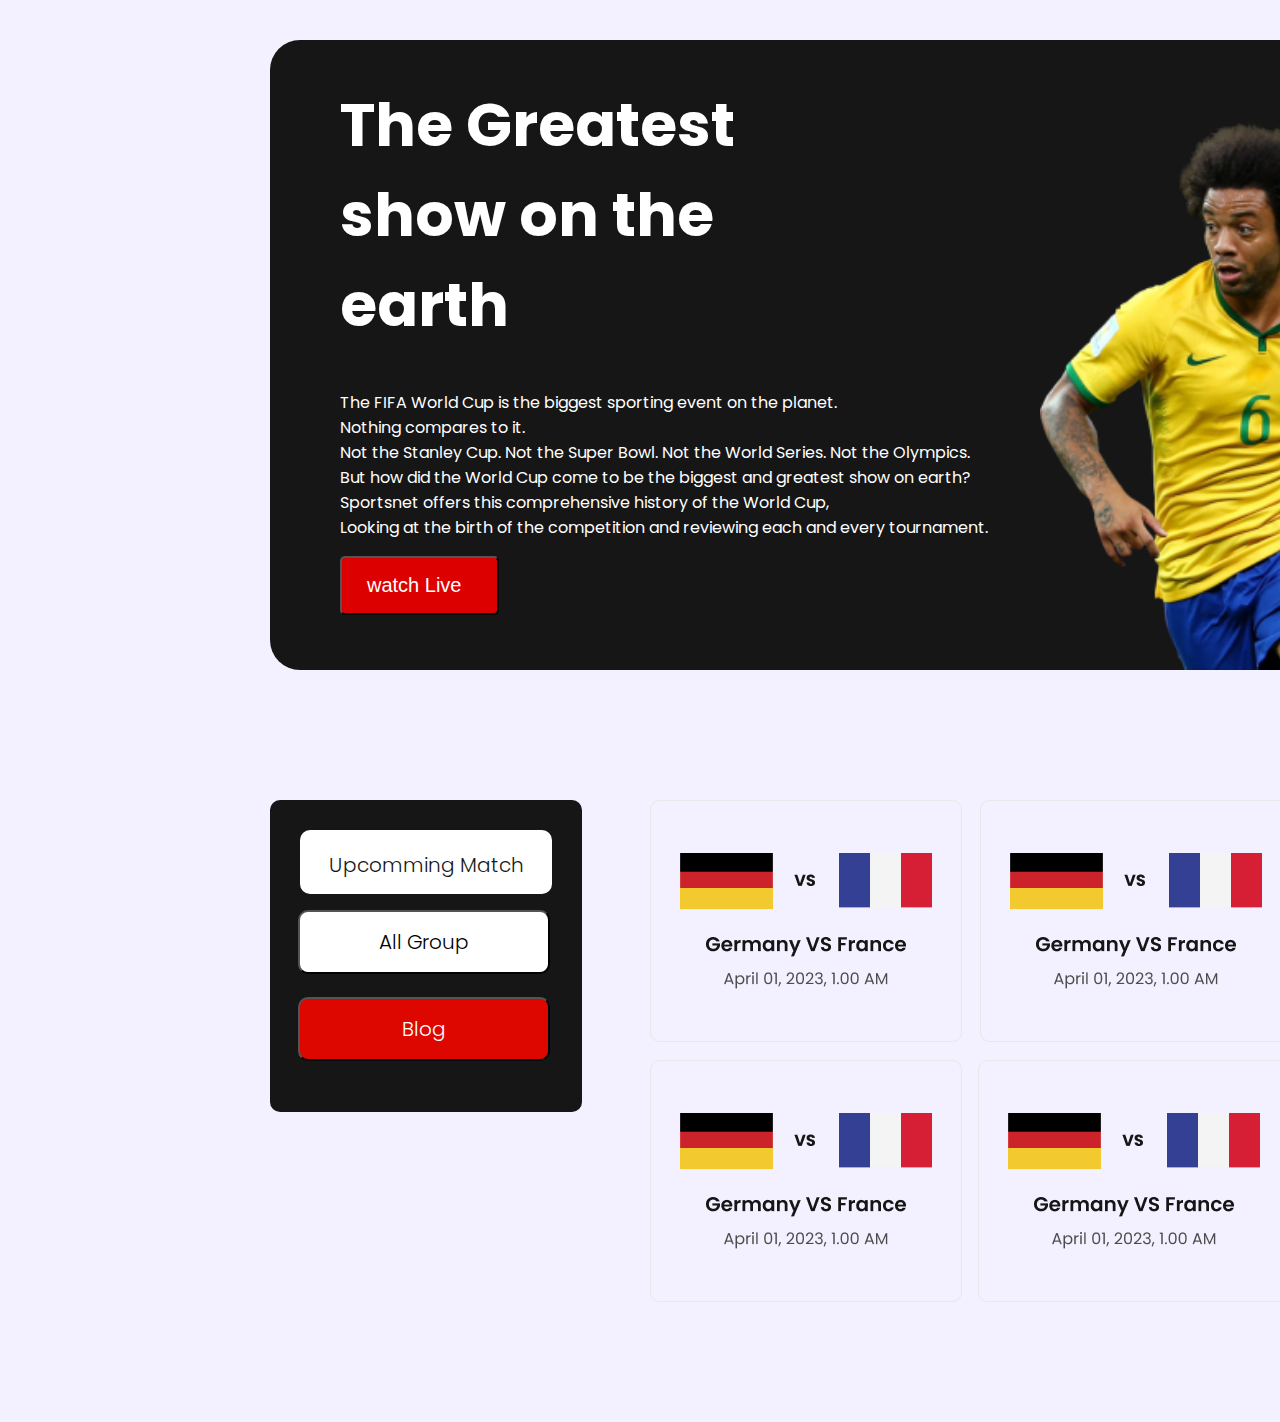
<file: second.html>
<!DOCTYPE html>
<html lang="en">

<head>
    <meta charset="UTF-8">
    <meta http-equiv="X-UA-Compatible" content="IE=edge">
    <meta name="viewport" content="width=device-width, initial-scale=1.0">
    <title>Upcoming Match</title>
    <!--stylesheet-->
    <link rel="stylesheet" href="style.css">
</head>

<body>
    <header>
        <!--banner start-->
        <section class="header-part">

            <div class="header-text">
                <h1>The Greatest<br> show on the<br> earth</h1>
                <p>The FIFA World Cup is the biggest sporting event on the planet.<br>
                    Nothing compares to it. <br>
                    Not the Stanley Cup. Not the Super Bowl. Not the World Series. Not the Olympics.
                    <br>But how did the World Cup come to be the biggest and greatest show on earth?<br>
                    Sportsnet offers this comprehensive history of the World Cup,
                    <br>Looking at the birth of the competition and reviewing each and
                    every tournament.
                </p>


                <button> watch Live
                    <iconify-icon icon="uis:angle-right-b"></iconify-icon>
                </button>
            </div>
            <div class="Banner img">
                <img src="Image/Banner Image.png" alt="">
            </div>


        </section>
        <!--banner end-->

        <!--sliders start-->
        <section>
            <div class="blackbox">

                <a class="UM" href="second.html" target="_blank">
                    <p>Upcomming Match</p>
                </a>


            </div>
            <div>
                <button class="AG">
                    All Group

                </button>

            </div>
            <div>
                <button class="Blog">
                    Blog

                </button>

            </div>



        </section>
        <!--sliders end-->
        <!--card section -->

        <div class="UM-sec">
            <div class="sec1"><img src="Image/Image.png" alt=""></div>
            <div class="sec2"><img src="Image/Image.png" alt=""></div>
            <div class="sec3"><img src="Image/Image.png" alt=""></div>
            <div class="sec4"><img src="Image/Image.png" alt=""></div>
            <div class="sec5"><img src="Image/Image.png" alt=""></div>
            <div class="sec6"><img src="Image/Image.png" alt=""></div>







        </div>
</body>

</html>
</file>
<file: style.css>
/* fonts */
@import url('https://fonts.googleapis.com/css2?family=Poppins:wght@500&display=swap');

/*common style */
body {
    font-family: 'Poppins', sans-serif;
    background-color: #F3F1FF;
    margin: 0;
    padding: 0;
}

.header-part {
    position: absolute;
    width: 1330px;
    height: 630px;
    left: 270px;
    top: 40px;

    background: #161616;
    border-radius: 30px;
}

h1 {
    font-size: 60px;

}

.header-text {
    position: relative;
    color: #FFFFFF;
    left: 70px;

}

.header-part button {
    display: flex;
    flex-direction: row;
    align-items: flex-start;
    padding: 16px 25px;
    gap: 10px;
    position: absolute;
    font-size: 20px;
    color: #FFFFFF;
    background: #DD0000;
    border-radius: 5px;
    left: 0px;
}

.header-part button:hover {
    background-color: #FFFFFF;
    color: #161616;
}


.Banner img {
    position: absolute;
    width: 530px;
    height: 550px;
    left: 770px;
    top: 80px;
}

/* Sliders section */
.blackbg {
    position: absolute;
    width: 312px;
    height: 312px;
    left: 270px;
    top: 831px;

    background: #161616;
    border-radius: 10px;
}

.blackbox {
    position: absolute;
    width: 312px;
    height: 312px;
    left: 270px;
    top: 800px;
    background: #161616;
    border-radius: 10px;
}

.UM {
    position: absolute;
    width: 252px;
    height: 64px;
    left: 30px;
    top: 30px;
    background: #FFFFFF;
    border-radius: 10px;
    font-family: 'Poppins';
    font-style: normal;
    font-weight: 300;
    font-size: 20px;
    text-decoration: none;
    color: #161616;


}

.UM>p {
    text-align: center;
}

.UM:hover {
    background-color: #DD0700;
    color: #FFFFFF;
}




.AG {
    position: absolute;
    width: 252px;
    height: 64px;
    left: 298px;
    top: 910px;
    background: #FFFFFF;
    border-radius: 10px;
    font-family: 'Poppins';
    font-style: normal;
    font-weight: 300;
    font-size: 20px;
}

.AG:hover {
    background-color: #DD0700;
    color: #FFFFFF;
}

.Blog {
    position: absolute;
    width: 252px;
    height: 64px;
    left: 298px;
    top: 997px;
    background: #DD0700;
    border-radius: 10px;
    font-family: 'Poppins';
    font-style: normal;
    font-weight: 300;
    font-size: 20px;
    color: #FFFFFF;
}

.Blog:hover {
    background-color: #FFFFFF;
    color: #161616;
}

/*column*/
.Box1 {
    position: absolute;
    width: 312px;
    height: 362px;
    left: 650px;
    top: 800px;
    border: 2px solid #FFFFFF;
}

.Box1 p {
    position: absolute;
    left: 20px;
    top: 211px;
}

.T-button {
    position: absolute;
    left: 20px;
    top: 190px;
}

.clock-icon {
    position: absolute;
    top: 280px;
    left: 2px;

}

.comments-icon {
    position: absolute;
    top: 280px;
    left: 90px;
}

.Box2 {
    position: absolute;
    width: 312px;
    height: 362px;
    left: 975px;
    top: 800px;
    border: 2px solid #FFFFFF;
}

.Box2 p {
    position: absolute;
    left: 20px;
    top: 211px;
}

.T-button {
    position: absolute;
    left: 20px;
    top: 190px;
}


.Box3 {
    position: absolute;
    width: 312px;
    height: 362px;
    left: 1315px;
    top: 800px;
    border: 2px solid #FFFFFF;

}

.Box3 p {
    position: absolute;
    left: 20px;
    top: 211px;
}

.T-button {
    position: absolute;
    left: 20px;
    top: 190px;
}

.Box4 {
    position: absolute;
    width: 312px;
    height: 362px;
    left: 650px;
    top: 1199px;
    border: 2px solid #FFFFFF;
}

.Box4 p {
    position: absolute;
    left: 20px;
    top: 211px;
}

.T-button {
    position: absolute;
    left: 20px;
    top: 190px;
}

.Box5 {
    position: absolute;
    width: 312px;
    height: 362px;
    left: 975px;
    top: 1199px;
    border: 2px solid #FFFFFF;
}

.Box5 p {
    position: absolute;
    left: 20px;
    top: 211px;
}

.T-button {
    position: absolute;
    left: 20px;
    top: 190px;
}

.Box6 {
    position: absolute;
    width: 312px;
    height: 362px;
    left: 1315px;
    top: 1199px;
    border: 2px solid #FFFFFF;

}

.Box6 p {
    position: absolute;
    left: 20px;
    top: 211px;
}

.T-button {
    position: absolute;
    left: 20px;
    top: 190px;
}

.Box7 {
    position: absolute;
    width: 312px;
    height: 362px;
    left: 650px;
    top: 1599px;
    border: 2px solid #FFFFFF;
}

.Box7 p {
    position: absolute;
    left: 20px;
    top: 211px;
}

.T-button {
    position: absolute;
    left: 20px;
    top: 190px;
}

.Box8 {
    position: absolute;
    width: 312px;
    height: 362px;
    left: 975px;
    top: 1599px;
    border: 2px solid #FFFFFF;
}

.Box8 p {
    position: absolute;
    left: 20px;
    top: 211px;
}

.T-button {
    position: absolute;
    left: 20px;
    top: 190px;
}

.Box9 {
    position: absolute;
    width: 312px;
    height: 362px;
    left: 1315px;
    top: 1599px;
    border: 2px solid #FFFFFF;

}

.Box9 p {
    position: absolute;
    left: 20px;
    top: 211px;
}

.T-button {
    position: absolute;
    left: 20px;
    top: 190px;
}








.other-text {

    position: absolute;
    left: 21.94%;
    right: 21.94%;
    top: 185px;
    bottom: 5.13%;

    font-family: 'Poppins';
    font-style: normal;
    font-weight: 500;
    font-size: 16px;
    line-height: 24px;


    font-feature-settings: 'liga' off;

    color: #B9B9B9;
}

/*other part*/

.sec1 {
    position: absolute;
    height: 362px;
    left: 650px;
    top: 800px;
}





.sec2 {
    position: absolute;
    height: 362px;
    left: 980px;
    top: 800px;

}




.sec3 {
    position: absolute;
    width: 312px;
    height: 362px;
    left: 1315px;
    top: 800px;

}



.sec4 {
    position: absolute;
    width: 312px;
    height: 362px;
    left: 650px;
    top: 1060px;

}



.sec5 {
    position: absolute;
    width: 312px;
    height: 362px;
    left: 978px;
    top: 1060px;

}



.sec6 {
    position: absolute;
    width: 312px;
    height: 362px;
    left: 1315px;
    top: 1060px;
}

/*footer*/
.footer {
    position: absolute;
    width: 2000px;
    height: 444px;
    left: 00px;
    top: 2060px;

    background: #161616;

}

.text {
    position: absolute;
    width: 95px;
    height: 60px;
    left: 970px;


    font-family: 'Poppins';
    font-style: normal;
    font-weight: 600;
    font-size: 40px;
    line-height: 60px;


    text-align: center;

    color: #FFFFFF;
    top: 50px;

}





.socials,
.footer-menue {
    display: flex;
    align-items: center;
    justify-content: center;
    position: relative;
    margin: 1rem 0 3rem 0;

    list-style: none;
    flex-wrap: wrap;




}

.socials li,
.footer-menue li {
    margin: 0 10px;
    top: 300px;
    list-style: none;
}

.socials li a,
.footer-menue li a {
    font-size: 2em;
    color: #B9B9B9;
    display: inline-block;
    transition: 0.5s;
}

.socials li a:hover {
    transform: translateY(-10px);
}

.socials li {
    position: relative;
    top: 270px;
}

.footer-menue li a {
    font-size: 1.2em;
    position: relative;
    margin: 0 10px;
    color: #B9B9B9;
    display: inline-block;
    transition: 0.5s;
    text-decoration: none;


    top: 300px
}

/* responsive css*/
/* Tab view */
@media screen and (min-width: 768px) and (max-width: 1023px) {
    .header-part {
        width: 500px;
        left: 10px;
        height: 300px;
        top: 20px;
        margin-top: 10px;
        margin-left: 0px;
        padding: 30px;

    }

    h1 {
        width: 200px;
        height: 150px;
        left: 120px;
        top: 40px;
        font-size: 29px;

    }

    .header-text {
        font-size: 6px;
        left: 0px;
    }

    .header-part button {
        padding: 5px;
        margin-top: 10px;
        font-size: 12px;
    }

    .Banner img {
        width: 300px;
        height: 290px;
        left: 258px;
        top: 70px;

    }

    .blackbox {
        display: none;
    }





    .Box1 {
        width: 200px;
        height: 230px;
        left: 50px;
        top: 470px;
        border: 2px solid #FFFFFF;
        font-size: 10px;
        background-image: url(Image/Rectangle\ 3.png);
        background-size: 100%;
        background-repeat: no-repeat;


    }

    .Box1 p {
        top: 140px;
        left: 10px;
    }

    .Box1 img {
        display: none;
    }

    .T-button {
        left: auto;
        top: 110px;
        margin: 10px;
        font-size: 10px;
    }

    .clock-icon {
        top: 190px;

    }

    .comments-icon {
        top: 190px;
        left: 80px;
    }

    .Box2 {
        width: 200px;
        height: 230px;
        left: 290px;
        top: 470px;
        border: 2px solid #FFFFFF;
        font-size: 10px;
        background-image: url(Image/Rectangle\ 3.png);
        background-size: 100%;
        background-repeat: no-repeat;

    }

    .Box2 img {
        display: none;
    }

    .T-button {
        left: auto;
        top: 110px;
        margin: 10px;
        font-size: 10px;
    }

    .Box2 p {
        top: 140px;
        left: 10px;
    }

    .Box3 {
        width: 200px;
        height: 230px;
        left: 50px;
        top: 740px;
        border: 2px solid #FFFFFF;
        font-size: 10px;
        background-image: url(Image/Rectangle\ 3.png);
        background-size: 100%;
        background-repeat: no-repeat;

    }

    .Box3 img {
        display: none;
    }

    .Box3 p {
        top: 140px;
        left: 10px;
    }

    .Box4 {
        width: 200px;
        height: 230px;
        left: 290px;
        top: 740px;
        border: 2px solid #FFFFFF;
        font-size: 10px;
        background-image: url(Image/Rectangle\ 3.png);
        background-size: 100%;
        background-repeat: no-repeat;

    }

    .Box4 img {
        display: none;
    }

    .Box4 p {
        top: 140px;
        left: 10px;
    }

    .Box5 {
        width: 200px;
        height: 230px;
        left: 50px;
        top: 1020px;
        border: 2px solid #FFFFFF;
        font-size: 10px;
        background-image: url(Image/Rectangle\ 3.png);
        background-size: 100%;
        background-repeat: no-repeat;

    }

    .Box5 img {
        display: none;
    }

    .Box5 p {
        top: 140px;
        left: 10px;
    }

    .Box6 {
        width: 200px;
        height: 230px;
        left: 290px;
        top: 1020px;
        border: 2px solid #FFFFFF;
        font-size: 10px;
        background-image: url(Image/Rectangle\ 3.png);
        background-size: 100%;
        background-repeat: no-repeat;

    }

    .Box6 img {
        display: none;
    }

    .Box6 p {
        top: 140px;
        left: 10px;
    }

    .Box7 {
        width: 200px;
        height: 230px;
        left: 50px;
        top: 1290px;
        border: 2px solid #FFFFFF;
        font-size: 10px;
        background-image: url(Image/Rectangle\ 3.png);
        background-size: 100%;
        background-repeat: no-repeat;

    }

    .Box7 img {
        display: none;
    }

    .Box7 p {
        top: 140px;
        left: 10px;
    }

    .Box8 {
        width: 200px;
        height: 230px;
        left: 290px;
        top: 1290px;
        border: 2px solid #FFFFFF;
        font-size: 10px;
        background-image: url(Image/Rectangle\ 3.png);
        background-size: 100%;
        background-repeat: no-repeat;

    }

    .Box8 img {
        display: none;
    }

    .Box8 p {
        top: 140px;
        left: 10px;
    }

    .footer {
        width: 1000px;
        height: 400px;
        left: 0px;
        top: 1598px;


    }

    .text {
        width: 95px;
        height: 60px;
        left: 370px;
        top: 50px;
        text-align: center;

    }

    .socials,
    .footer-menue {
        display: flex;
        align-items: center;
        justify-content: center;
        position: relative;
        margin: 1rem 0 3rem 0;

        list-style: none;
        flex-wrap: wrap;

    }

    .socials li,
    .footer-menue li {
        margin: 0 10px;
        top: 190px;
        list-style: none;
        right: 10%;
    }

    .socials li a,
    .footer-menue li a {
        font-size: 1em;
        color: #B9B9B9;
        display: inline-block;
        transition: 0.5s;

    }

    .socials li a:hover {
        transform: translateY(-10px);
    }

    .socials li {
        position: relative;
        top: 220px;
    }

    .footer-menue li a {
        font-size: 1em;
        position: relative;
        margin: 10px;
        color: #B9B9B9;
        display: inline-block;
        transition: 0.5s;
        text-decoration: none;


        top: 270px;
        left: 10px;
    }


}
</file>
